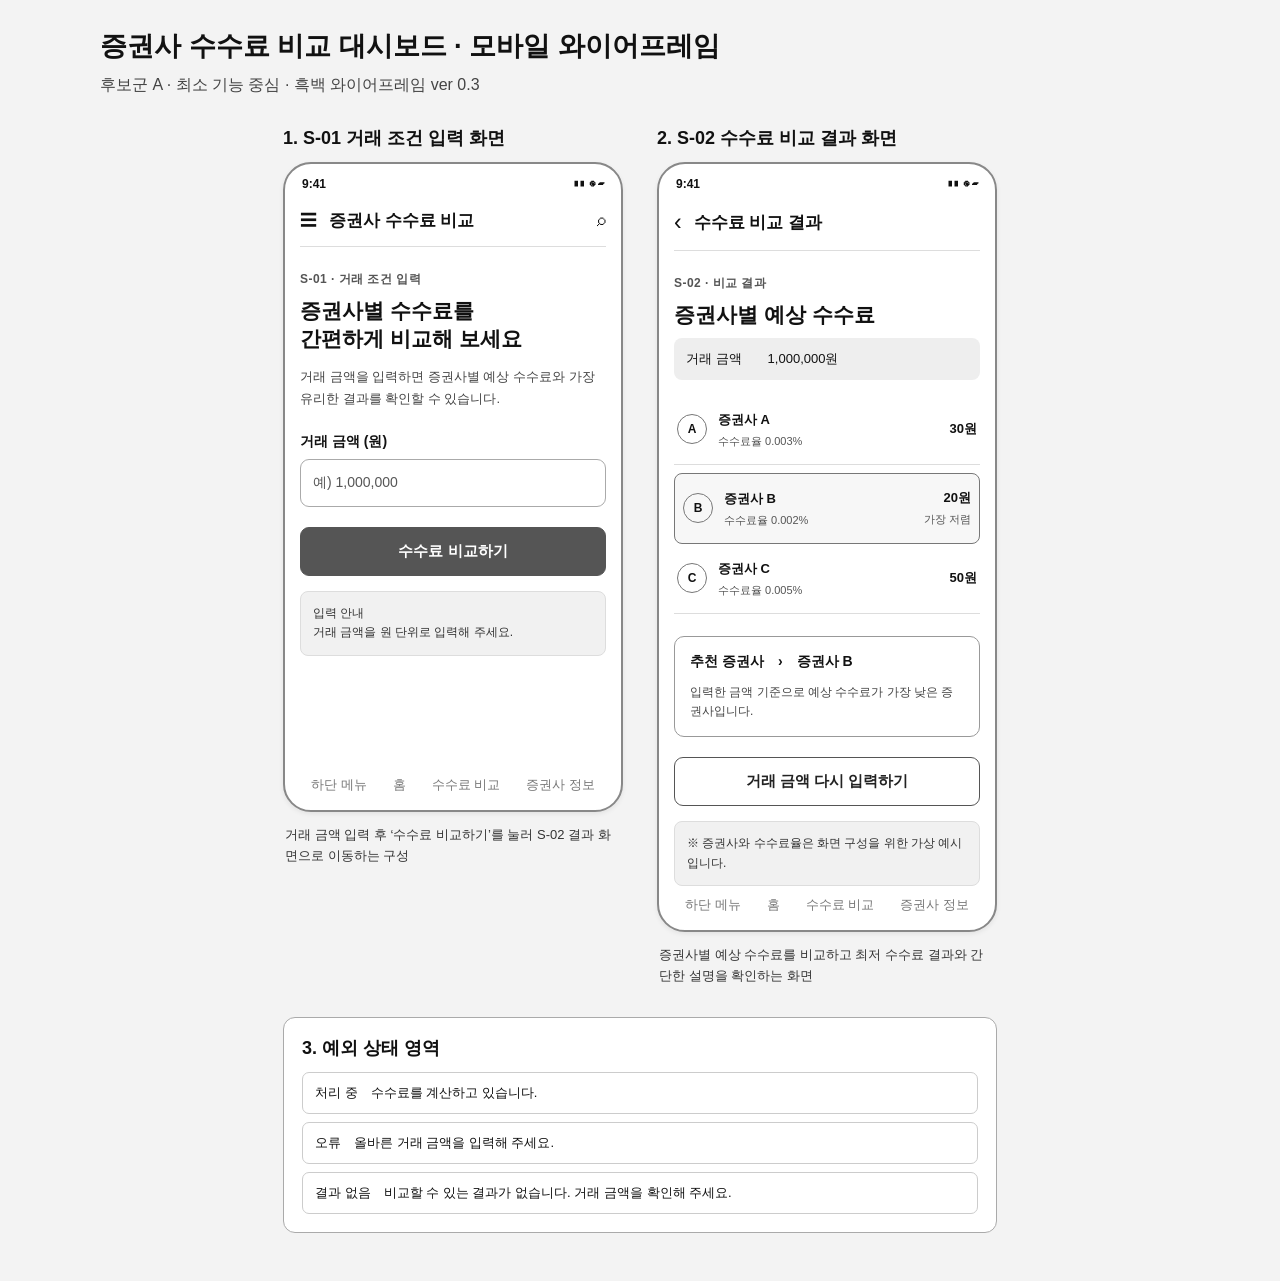
<file: wireframe.html>
<!DOCTYPE html>
<html lang="ko">
<head>
  <meta charset="UTF-8">
  <meta name="viewport" content="width=device-width, initial-scale=1.0">
  <title>증권사 수수료 비교 대시보드 | 모바일 와이어프레임</title>
  <style>
    * { box-sizing: border-box; }
    body { margin: 0; padding: 28px 18px 48px; color: #111; background: #f3f3f3; font-family: Arial, "Malgun Gothic", sans-serif; }
    .page { max-width: 1080px; margin: 0 auto; }
    .heading { margin-bottom: 28px; }
    .heading h1 { margin: 0 0 8px; font-size: 27px; }
    .heading p { margin: 0; color: #444; line-height: 1.6; }
    .screens { display: grid; grid-template-columns: repeat(2, minmax(260px, 340px)); justify-content: center; gap: 34px; align-items: start; }
    .screen-wrap h2 { margin: 0 0 12px; font-size: 18px; }
    .phone { min-height: 650px; border: 2px solid #888; border-radius: 28px; background: #fff; padding: 13px 15px 16px; display: flex; flex-direction: column; box-shadow: 0 2px 5px #00000012; }
    .status { display: flex; justify-content: space-between; font-size: 12px; font-weight: bold; margin: 0 2px 18px; }
    .appbar { display: flex; align-items: center; gap: 12px; border-bottom: 1px solid #ddd; padding-bottom: 14px; font-size: 17px; }
    .back { font-size: 23px; }
    .content { padding-top: 24px; flex: 1; }
    .eyebrow { color: #555; font-size: 12px; font-weight: bold; letter-spacing: .04em; }
    h3 { font-size: 21px; line-height: 1.35; margin: 9px 0; }
    .desc { font-size: 13px; line-height: 1.65; color: #444; }
    .field { margin: 24px 0 18px; }
    label { display: block; font-weight: bold; font-size: 14px; margin-bottom: 8px; }
    .input { height: 48px; border: 1px solid #aaa; border-radius: 9px; padding: 14px 12px; color: #555; font-size: 14px; }
    .button { display: block; width: 100%; border: 1px solid #555; background: #555; color: white; border-radius: 9px; padding: 14px 10px; text-align: center; font-size: 15px; font-weight: bold; margin-top: 20px; }
    .note { margin-top: 15px; padding: 12px; background: #f1f1f1; border: 1px solid #ddd; border-radius: 8px; font-size: 12px; line-height: 1.6; color: #333; }
    .result-title { font-size: 16px; font-weight: bold; margin: 0 0 14px; }
    .amount { background: #eee; padding: 12px; border-radius: 8px; font-size: 13px; margin-bottom: 15px; }
    .broker { display: grid; grid-template-columns: 32px 1fr auto; gap: 9px; align-items: center; padding: 15px 3px; border-bottom: 1px solid #ddd; }
    .circle { width: 30px; height: 30px; border: 1px solid #777; border-radius: 50%; display: grid; place-items: center; font-size: 12px; font-weight: bold; }
    .broker strong { font-size: 13px; }
    .broker small { display: block; color: #555; margin-top: 5px; font-size: 11px; }
    .fee { font-size: 13px; text-align: right; }
    .best { border: 1px solid #777; border-radius: 8px; padding-left: 8px; padding-right: 8px; margin-top: 8px; background: #f7f7f7; }
    .recommend { margin-top: 22px; border: 1px solid #999; border-radius: 10px; padding: 15px; }
    .recommend strong { font-size: 14px; }
    .recommend p { font-size: 12px; line-height: 1.6; margin-bottom: 0; color: #444; }
    .states { max-width: 714px; margin: 30px auto 0; border: 1px solid #aaa; border-radius: 12px; background: #fff; padding: 18px; }
    .states h2 { margin: 0 0 12px; font-size: 18px; }
    .state { padding: 11px 12px; margin-top: 8px; border: 1px solid #ccc; border-radius: 7px; font-size: 13px; }
    .flow { text-align: center; color: #777; font-size: 13px; margin: 10px 0 0; }
    .caption { margin: 12px 2px 0; font-size: 13px; line-height: 1.65; color: #333; }
    @media (max-width: 720px) { body { padding: 20px 12px 36px; } .screens { grid-template-columns: minmax(0, 360px); gap: 28px; } .phone { min-height: 610px; } .heading h1 { font-size: 22px; } }
  </style>
</head>
<body>
  <main class="page">
    <header class="heading">
      <h1>증권사 수수료 비교 대시보드 · 모바일 와이어프레임</h1>
      <p>후보군 A · 최소 기능 중심 · 흑백 와이어프레임 ver 0.3</p>
    </header>
    <div class="screens">
      <section class="screen-wrap">
        <h2>1. S-01 거래 조건 입력 화면</h2>
        <div class="phone">
          <div class="status"><span>9:41</span><span>▮▮ ◉ ▰</span></div>
          <div class="appbar"><span>☰</span><strong>증권사 수수료 비교</strong><span style="margin-left:auto">⌕</span></div>
          <div class="content">
            <div class="eyebrow">S-01 · 거래 조건 입력</div>
            <h3>증권사별 수수료를<br>간편하게 비교해 보세요</h3>
            <p class="desc">거래 금액을 입력하면 증권사별 예상 수수료와 가장 유리한 결과를 확인할 수 있습니다.</p>
            <div class="field">
              <label>거래 금액 (원)</label>
              <div class="input">예) 1,000,000</div>
            </div>
            <div class="button">수수료 비교하기</div>
            <div class="note">입력 안내<br>거래 금액을 원 단위로 입력해 주세요.</div>
          </div>
          <div class="flow">하단 메뉴　　홈　　수수료 비교　　증권사 정보</div>
        </div>
        <p class="caption">거래 금액 입력 후 ‘수수료 비교하기’를 눌러 S-02 결과 화면으로 이동하는 구성</p>
      </section>
      <section class="screen-wrap">
        <h2>2. S-02 수수료 비교 결과 화면</h2>
        <div class="phone">
          <div class="status"><span>9:41</span><span>▮▮ ◉ ▰</span></div>
          <div class="appbar"><span class="back">‹</span><strong>수수료 비교 결과</strong></div>
          <div class="content">
            <div class="eyebrow">S-02 · 비교 결과</div>
            <h3>증권사별 예상 수수료</h3>
            <div class="amount">거래 금액　　1,000,000원</div>
            <div class="broker"><span class="circle">A</span><div><strong>증권사 A</strong><small>수수료율 0.003%</small></div><strong class="fee">30원</strong></div>
            <div class="broker best"><span class="circle">B</span><div><strong>증권사 B</strong><small>수수료율 0.002%</small></div><div class="fee"><strong>20원</strong><small>가장 저렴</small></div></div>
            <div class="broker"><span class="circle">C</span><div><strong>증권사 C</strong><small>수수료율 0.005%</small></div><strong class="fee">50원</strong></div>
            <div class="recommend"><strong>추천 증권사　›　증권사 B</strong><p>입력한 금액 기준으로 예상 수수료가 가장 낮은 증권사입니다.</p></div>
            <div class="button" style="background:#fff;color:#222">거래 금액 다시 입력하기</div>
            <div class="note">※ 증권사와 수수료율은 화면 구성을 위한 가상 예시입니다.</div>
          </div>
          <div class="flow">하단 메뉴　　홈　　수수료 비교　　증권사 정보</div>
        </div>
        <p class="caption">증권사별 예상 수수료를 비교하고 최저 수수료 결과와 간단한 설명을 확인하는 화면</p>
      </section>
    </div>
    <section class="states">
      <h2>3. 예외 상태 영역</h2>
      <div class="state">처리 중　수수료를 계산하고 있습니다.</div>
      <div class="state">오류　올바른 거래 금액을 입력해 주세요.</div>
      <div class="state">결과 없음　비교할 수 있는 결과가 없습니다. 거래 금액을 확인해 주세요.</div>
    </section>
  </main>
</body>
</html>
</file>
